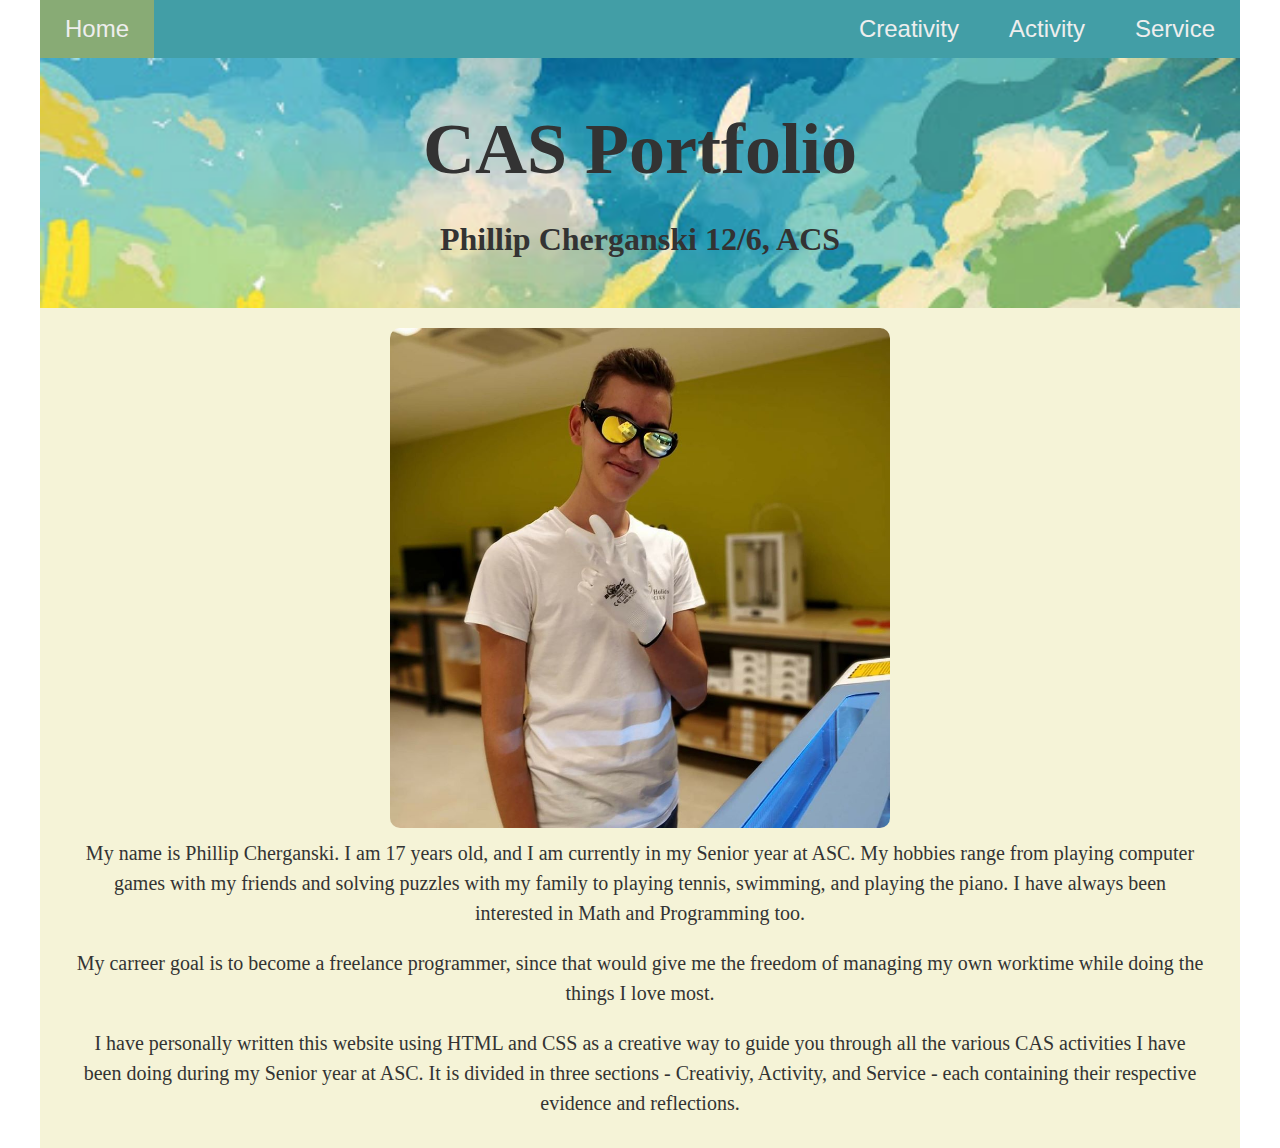
<file: index.html>
<!DOCTYPE html>
<html>
	<head>
		<title>CAS Portfolio Home</title>
		<link rel="stylesheet" type="text/css" href="style.css">
		<link rel="stylesheet" type="text/css" href="home.css">
	</head>
	<body class="content">
		<ul class="menu">
			<a class="left current" href="index.html"><li>Home</li></a>
			<a class="right" href="service.html"><li>Service</li></a>
			<a class="right" href="activity.html"><li>Activity</li></a>
			<a class="right" href="creativity.html"><li>Creativity</li></a>
		</ul>
		<div class="sectionTitle">
			<h1>CAS Portfolio</h1>
			<h2>Phillip Cherganski 12/6, ACS</h2>
		</div>
		<div class="description">
			<img src='Images/imageOfMe.jpg' />
			<p>My name is Phillip Cherganski. I am 17 years old, and I am currently in my Senior year at ASC. My hobbies range
			from playing computer games with my friends and solving puzzles with my family to playing tennis, swimming, and playing the piano.
			I have always been interested in Math and Programming too.</p>
			<p>My carreer goal is to become a freelance programmer, since that would
			give me the freedom of managing my own worktime while doing the things I love most.</p>
			<p>I have personally written this website using HTML and CSS as a creative way to guide you through all the various CAS activities I have been doing during my Senior year at ASC.
			It is divided in three sections - Creativiy, Activity, and Service - each containing their respective evidence and reflections.</p>
		</div>
	</body> 
</html>
</file>
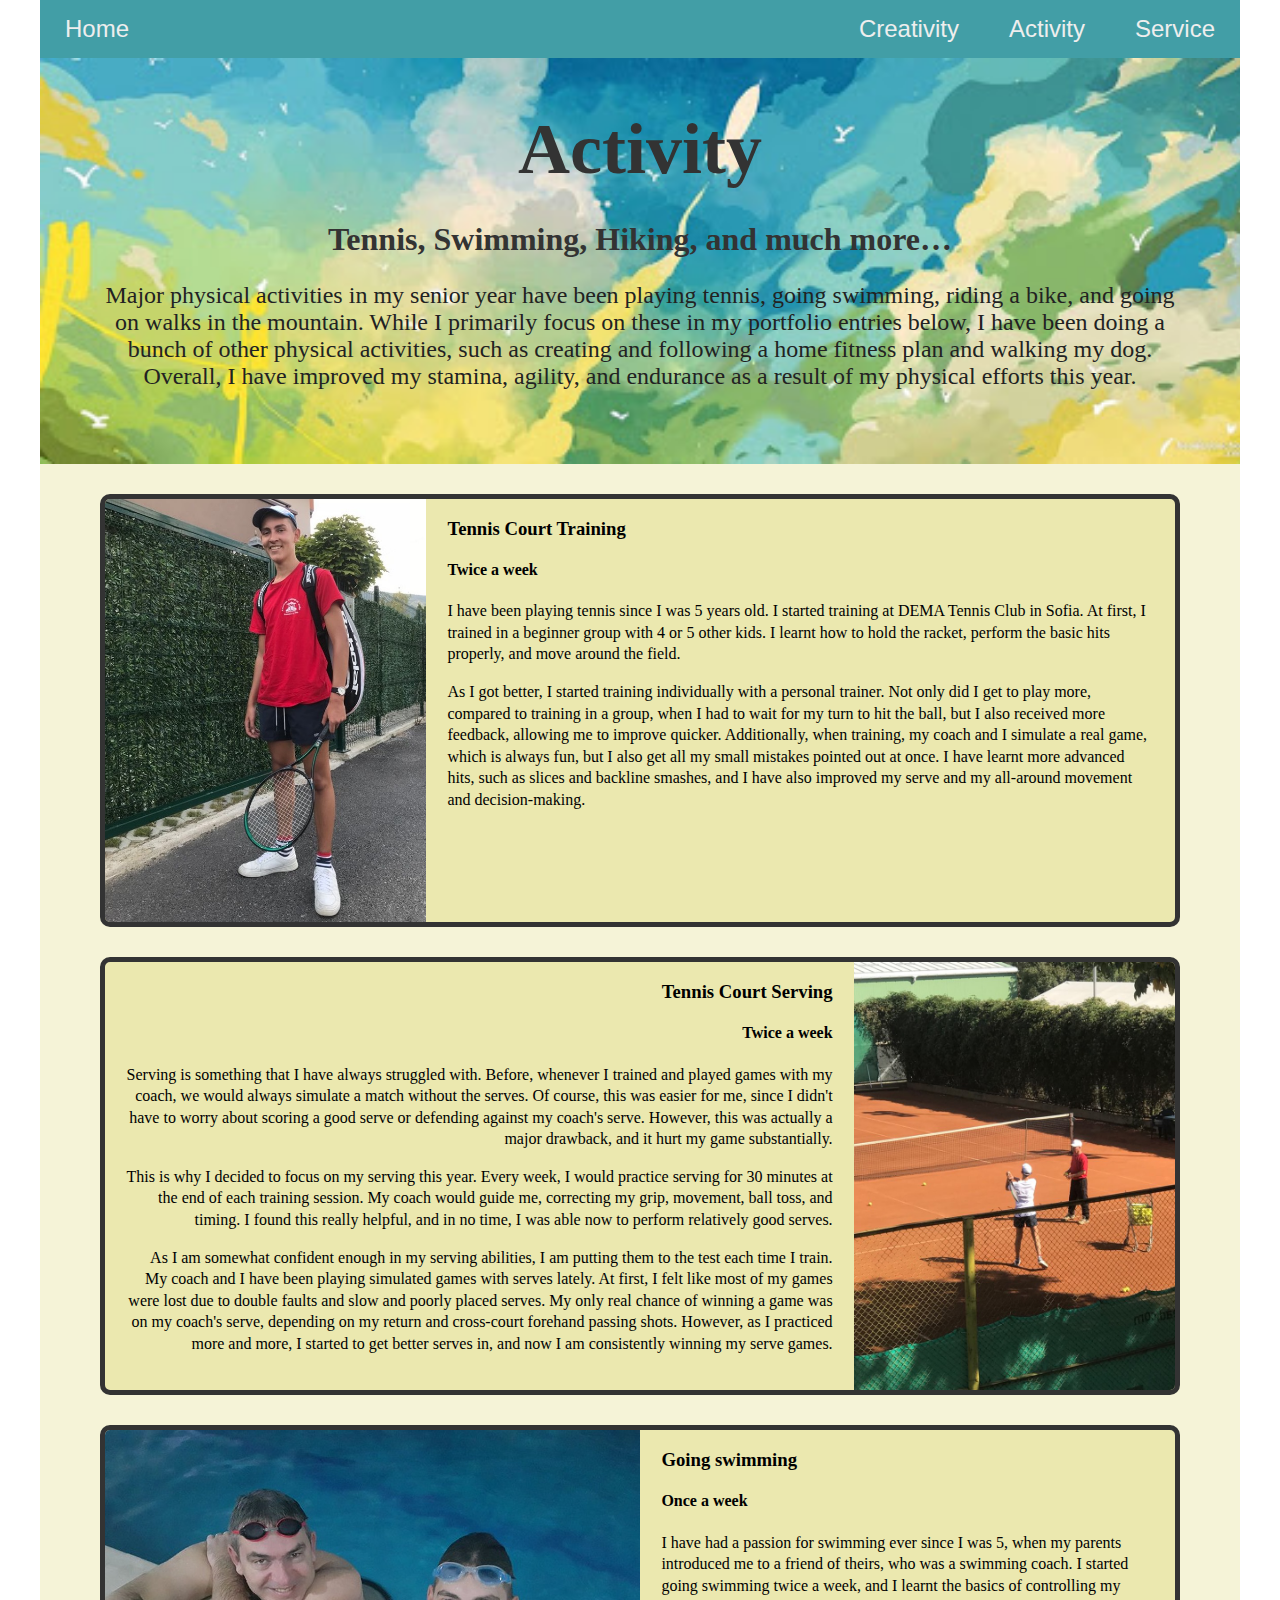
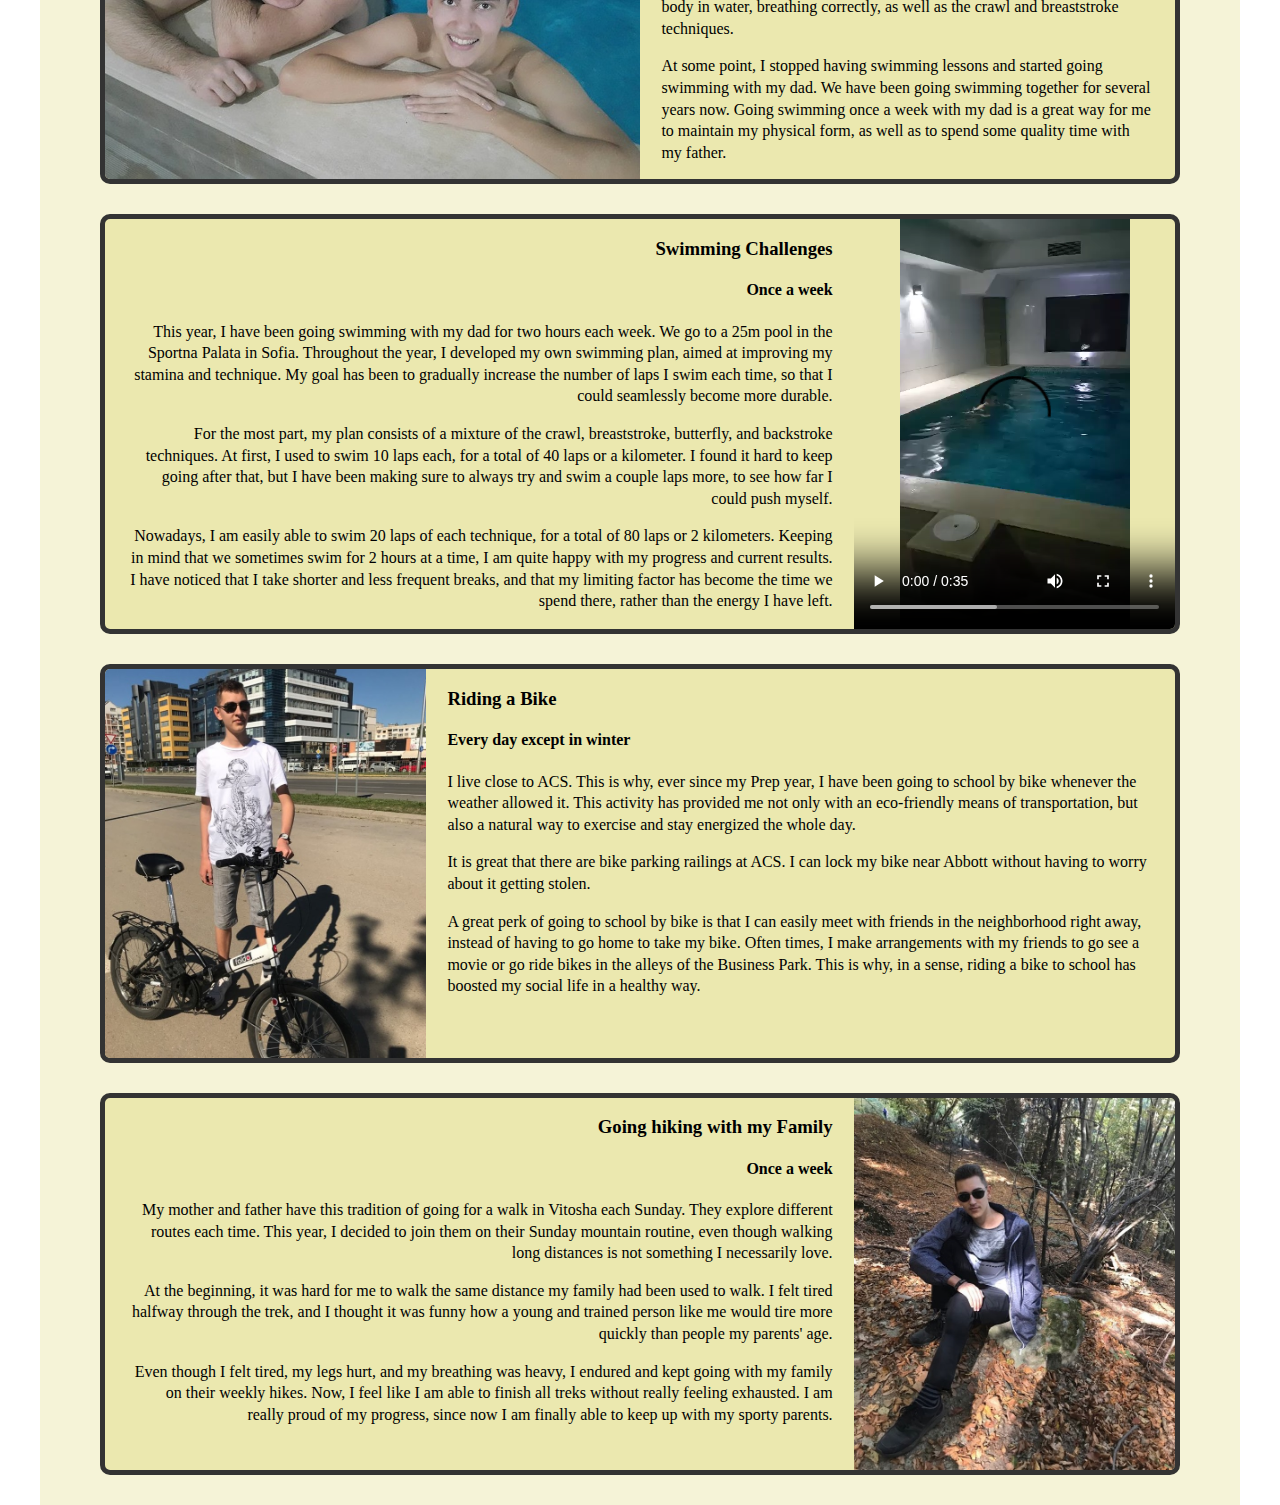
<file: activity.html>
<!DOCTYPE html>
<html>
	<head>
		<title>CAS Portfolio Activity</title>
		<link rel="stylesheet" type="text/css" href="style.css">
		<link rel="stylesheet" type="text/css" href="sections.css">
	</head>
	<body class="content">
		<ul class="menu">
			<a class="left" href="index.html"><li>Home</li></a>
			<a class="right" href="service.html"><li>Service</li></a>
			<a class="right activity" href="activity.html"><li>Activity</li></a>
			<a class="right" href="creativity.html"><li>Creativity</li></a>
		</ul>
		<div class="sectionTitle">
			<h1>Activity</h1>
			<h2>Tennis, Swimming, Hiking, and much more…</h2>
			<p class="sectionReflection">Major physical activities in my senior year have been playing tennis, going swimming, riding a bike, and going on walks in the mountain. 
			While I primarily focus on these in my portfolio entries below, I have been doing a bunch of other physical activities, such as creating and following a home 
			fitness plan and walking my dog. Overall, I have improved my stamina, agility, and endurance as a result of my physical efforts this year.</p>
		</div>
		<div class="entries">
			<div class="event">
				<img class="left" src="Images/Activity/activityTennisIntro.jpg" />
				<h3 class="text-left">Tennis Court Training</h3>
				<h4 class="text-left ">Twice a week</h4>
				<p class="text-left">I have been playing tennis since I was 5 years old. I started training at DEMA Tennis Club in Sofia. At first, I trained in a beginner 
				group with 4 or 5 other kids. I learnt how to hold the racket, perform the basic hits properly, and move around the field.</p>
				<p class="text-left">As I got better, I started training individually with a personal trainer. Not only did I get to play more, compared to training 
				in a group, when I had to wait for my turn to hit the ball, but I also received more feedback, allowing me to improve quicker. Additionally, when 
				training, my coach and I simulate a real game, which is always fun, but I also get all my small mistakes pointed out at once. I have learnt more 
				advanced hits, such as slices and backline smashes, and I have also improved my serve and my all-around movement and decision-making.</p>
			</div>
			<div class="event">
				<img class="right" src="Images/Activity/activityTennisServe.jpg" />
				<h3 class="text-right">Tennis Court Serving</h3>
				<h4 class="text-right ">Twice a week</h4>
				<p class="text-right">Serving is something that I have always struggled with. Before, whenever I trained and played games with my coach, we would 
				always simulate a match without the serves. Of course, this was easier for me, since I didn't have to worry about scoring a good serve or defending 
				against my coach's serve. However, this was actually a major drawback, and it hurt my game substantially.</p>
				<p class="text-right">This is why I decided to focus on my serving this year. Every week, I would practice serving for 30 minutes at the end of each 
				training session. My coach would guide me, correcting my grip, movement, ball toss, and timing. I found this really helpful, and in no time, I was 
				able now to perform relatively good serves.</p>
				<p class="text-right">As I am somewhat confident enough in my serving abilities, I am putting them to the test each time I train. My coach and I 
				have been playing simulated games with serves lately. At first, I felt like most of my games were lost due to double faults and slow and poorly 
				placed serves. My only real chance of winning a game was on my coach's serve, depending on my return and cross-court forehand passing shots. 
				However, as I practiced more and more, I started to get better serves in, and now I am consistently winning my serve games.</p>
			</div>
			<div class="event">
				<img class="left bigPhoto" src="Images/Activity/activitySwimDad.jpg" />
				<h3 class="text-left bigText-left">Going swimming</h3>
				<h4 class="text-left bigText-left">Once a week</h4>
				<p class="text-left bigText-left">I have had a passion for swimming ever since I was 5, when my parents introduced me to a friend of theirs, who was a swimming coach. 
				I started going swimming twice a week, and I learnt the basics of controlling my body in water, breathing correctly, as well as the crawl and breaststroke 
				techniques.</p>
				<p class="text-left bigText-left">At some point, I stopped having swimming lessons and started going swimming with my dad. We have been going swimming together for 
				several years now. Going swimming once a week with my dad is a great way for me to maintain my physical form, as well as to spend some quality time 
				with my father.</p>	
			</div>
			<div class="event">
				<video class="right" width="30%" height="410px" controls>
					<source src="Images/Activity/activitySwim.mp4" type="video/mp4">
				</video>
				<h3 class="text-right">Swimming Challenges</h3>
				<h4 class="text-right">Once a week</h4>
				<p class="text-right">This year, I have been going swimming with my dad for two hours each week. We go to a 25m pool in the Sportna Palata in Sofia. 
				Throughout the year, I developed my own swimming plan, aimed at improving my stamina and technique. My goal has been to gradually 
				increase the number of laps I swim each time, so that I could seamlessly become more durable.</p>
				<p class="text-right">For the most part, my plan consists of a mixture of the crawl, breaststroke, butterfly, and backstroke techniques. At first, 
				I used to swim 10 laps each, for a total of 40 laps or a kilometer. I found it hard to keep going after that, but I have been making sure to always 
				try and swim a couple laps more, to see how far I could push myself.</p>
				<p class="text-right">Nowadays, I am easily able to swim 20 laps of each technique, for a total of 80 laps or 2 kilometers. Keeping in mind that 
				we sometimes swim for 2 hours at a time, I am quite happy with my progress and current results. I have noticed that I take shorter and less 
				frequent breaks, and that my limiting factor has become the time we spend there, rather than the energy I have left. </p>
			</div>
			<div class="event">
				<img class="left" src="Images/Activity/activityBike.jpg" />
				<h3 class="text-left">Riding a Bike</h3>
				<h4 class="text-left ">Every day except in winter</h4>
				<p class="text-left">I live close to ACS. This is why, ever since my Prep year, I have been going to school by bike whenever the weather allowed it. 
				This activity has provided me not only with an eco-friendly means of transportation, but also a natural way to exercise and stay energized the whole day.</p>
				<p class="text-left">It is great that there are bike parking railings at ACS. I can lock my bike near Abbott without having to worry about it getting stolen.</p>
				<p class="text-left">A great perk of going to school by bike is that I can easily meet with friends in the neighborhood right away, instead of having 
				to go home to take my bike. Often times, I make arrangements with my friends to go see a movie or go ride bikes in the alleys of the Business Park. 
				This is why, in a sense, riding a bike to school has boosted my social life in a healthy way.</p>
			</div>
			<div class="event">
				<img class="right" src="Images/Activity/activityHike.jpg" />
				<h3 class="text-right">Going hiking with my Family</h3>
				<h4 class="text-right ">Once a week</h4>
				<p class="text-right">My mother and father have this tradition of going for a walk in Vitosha each Sunday. They explore different routes each time. 
				This year, I decided to join them on their Sunday mountain routine, even though walking long distances is not something I necessarily love.</p>
				<p class="text-right">At the beginning, it was hard for me to walk the same distance my family had been used to walk. I felt tired halfway through 
				the trek, and I thought it was funny how a young and trained person like me would tire more quickly than people my parents' age.</p>
				<p class="text-right">Even though I felt tired, my legs hurt, and my breathing was heavy, I endured and kept going with my family on their weekly 
				hikes. Now, I feel like I am able to finish all treks without really feeling exhausted. I am really proud of my progress, since now I am finally 
				able to keep up with my sporty parents.</p>
			</div>
		</div>
	</body>
</html>
</file>
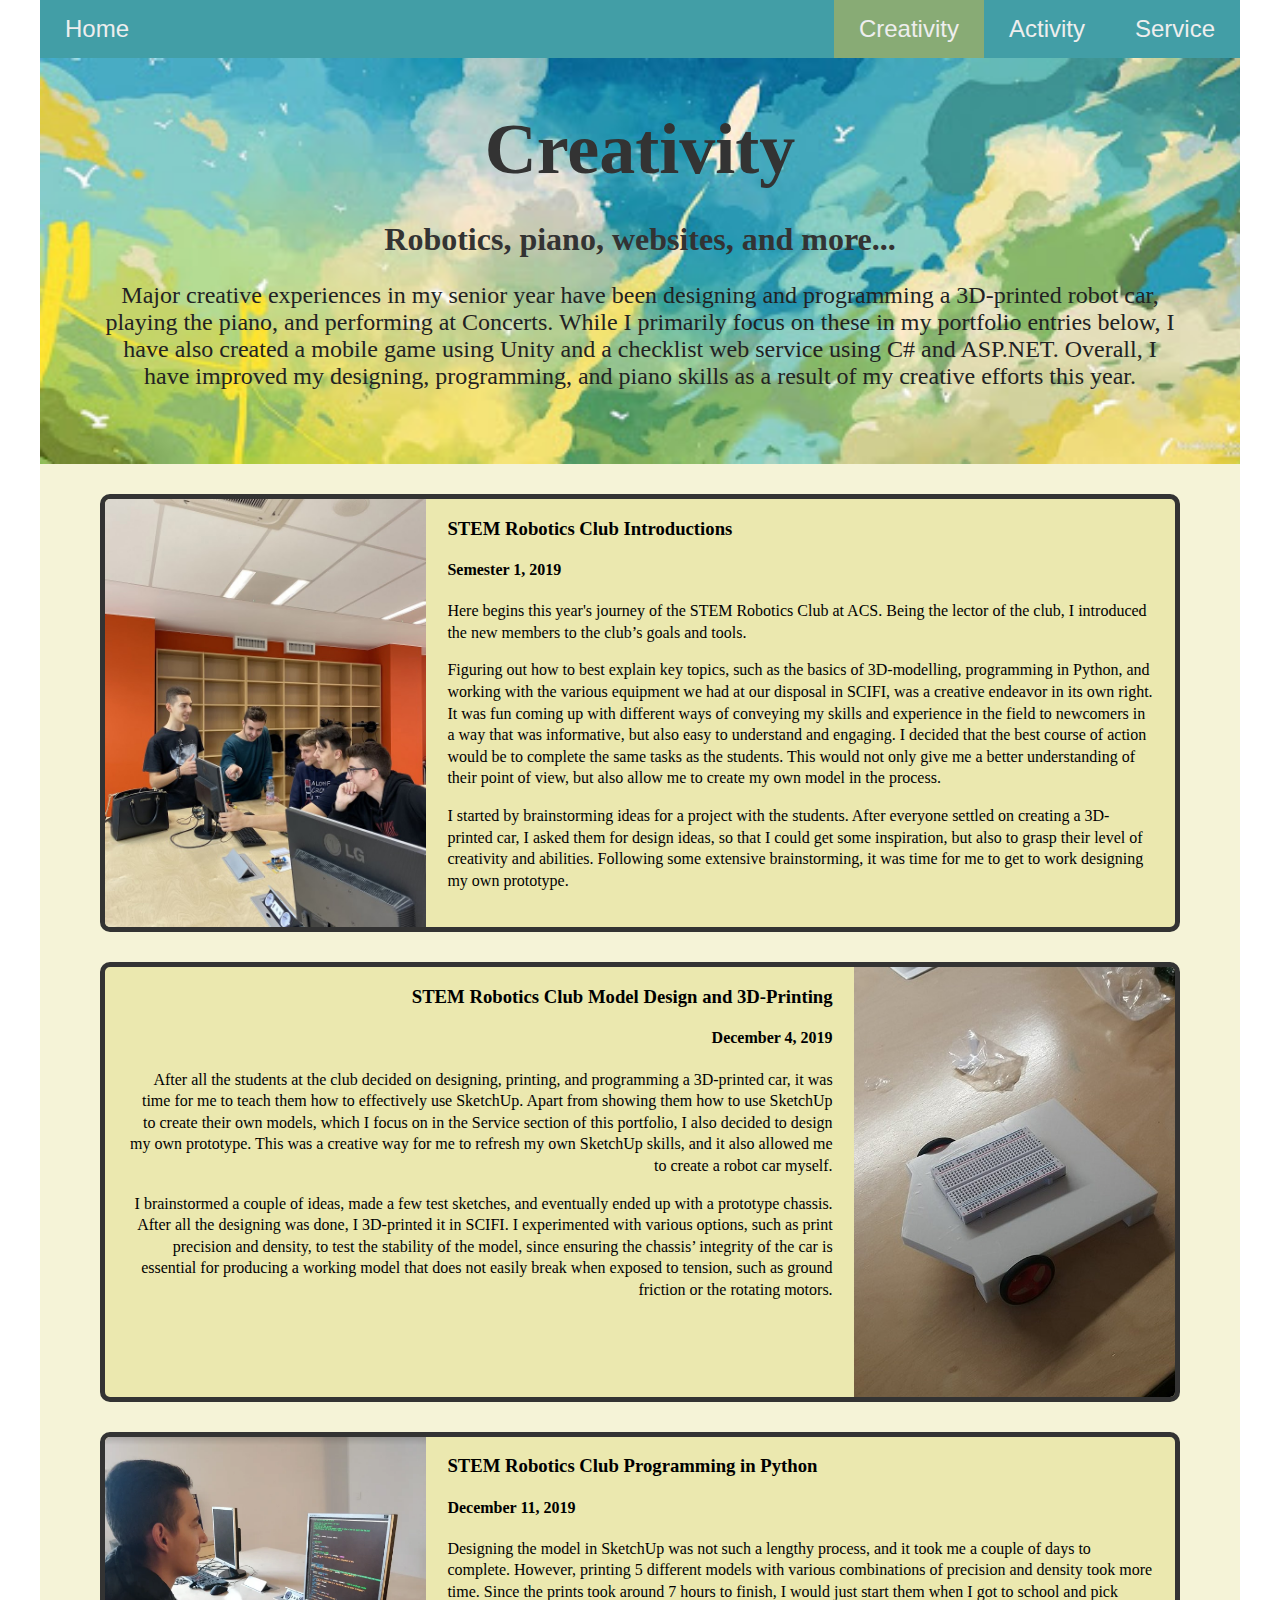
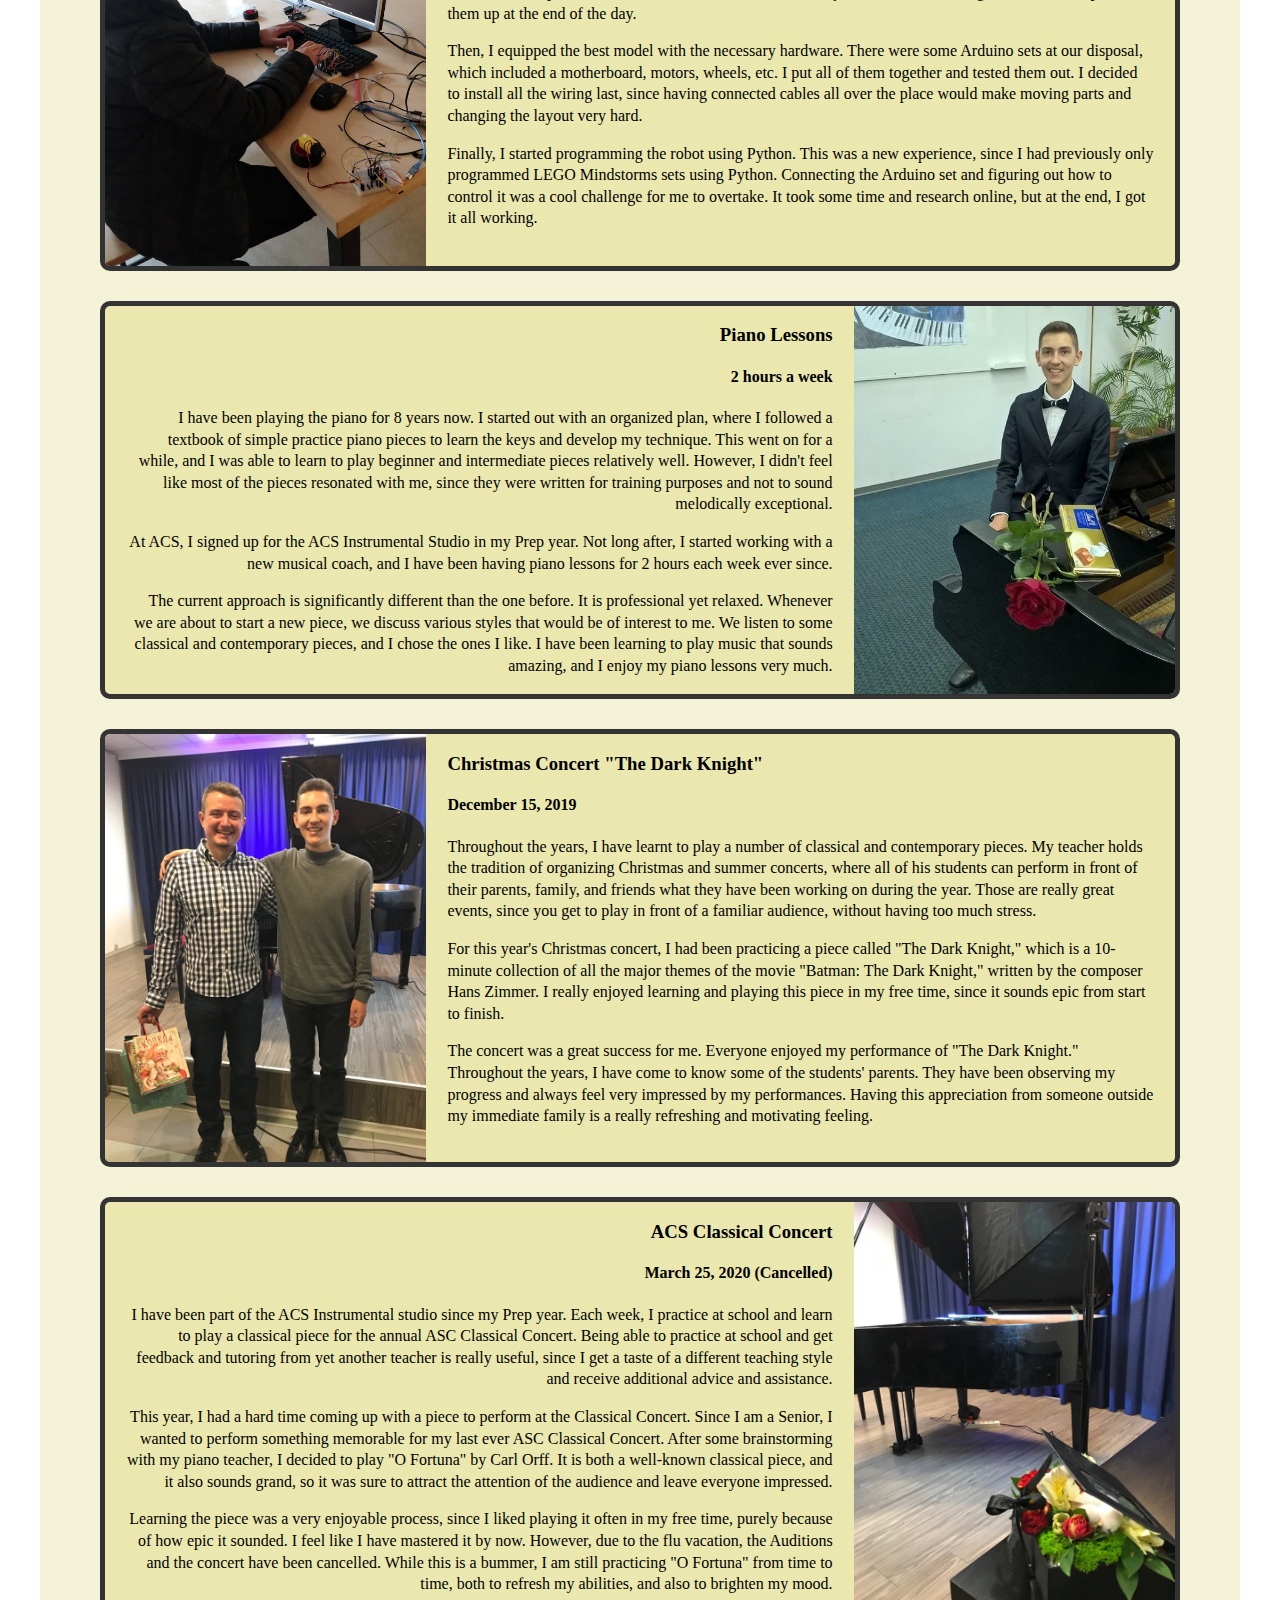
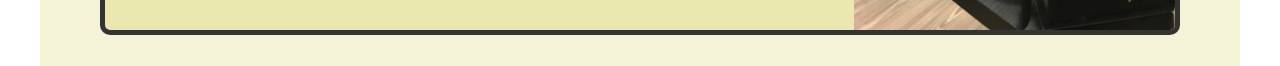
<file: creativity.html>
<!DOCTYPE html>
<html>
	<head>
		<title>CAS Portfolio Creativity</title>
		<link rel="stylesheet" type="text/css" href="style.css">
		<link rel="stylesheet" type="text/css" href="sections.css">
	</head>
	<body class="content">
		<ul class="menu">
			<a class="left" href="index.html"><li>Home</li></a>
			<a class="right" href="service.html"><li>Service</li></a>
			<a class="right" href="activity.html"><li>Activity</li></a>
			<a class="right current" href="creativity.html"><li>Creativity</li></a>
		</ul>
		<div class="sectionTitle">
			<h1>Creativity</h1>
			<h2>Robotics, piano, websites, and more...</h2>
			<p class="sectionReflection">Major creative experiences in my senior year have been designing and programming a 3D-printed robot car, playing the piano, 
			and performing at Concerts. While I primarily focus on these in my portfolio entries below, I have also created a mobile game using Unity and a checklist 
			web service using C# and ASP.NET. Overall, I have improved my designing, programming, and piano skills as a result of my creative 
			efforts this year.</p>
		</div>
		<div class="entries">
			<div class="event">
				<img class="left" src="Images/Creativity/creativityIntroduction.jpg" />
				<h3 class="text-left">STEM Robotics Club Introductions</h3>
				<h4 class="text-left">Semester 1, 2019</h4>
				<p class="text-left">Here begins this year's journey of the STEM Robotics Club at ACS. Being the lector of the club, I introduced 
				the new members to the club’s goals and tools.</p>
				<p class="text-left">Figuring out how to best explain key topics, such as the basics of 3D-modelling, programming in Python, and 
				working with the various equipment we had at our disposal in SCIFI, was a creative endeavor in its own right. It was fun coming 
				up with different ways of conveying my skills and experience in the field to newcomers in a way that was informative, but also easy
				to understand and engaging. I decided that the best course of action would be to complete the same tasks as the students. This would
				not only give me a better understanding of their point of view, but also allow me to create my own model in the process.</p>
				<p class="text-left">I started by brainstorming ideas for a project with the students. After everyone settled on creating a 3D-printed
				car, I asked them for design ideas, so that I could get some inspiration, but also to grasp their level of creativity and abilities. 
				Following some extensive brainstorming, it was time for me to get to work designing my own prototype.</p>
			</div>
			<div class="event">
				<img class="right" src="Images/Creativity/creativityModel.jpg" />
				<h3 class="text-right">STEM Robotics Club Model Design and 3D-Printing</h3>
				<h4 class="text-right">December 4, 2019</h4>
				<p class="text-right">After all the students at the club decided on designing, printing, and programming a 3D-printed car, it was time
				for me to teach them how to effectively use SketchUp. Apart from showing them how to use SketchUp to create their own models, which I 
				focus on in the Service section of this portfolio, I also decided to design my own prototype. This was a creative way for me to refresh
				my own SketchUp skills, and it also allowed me to create a robot car myself.</p>
				<p class="text-right">I brainstormed a couple of ideas, made a few test sketches, and eventually ended up with a prototype chassis. After
				all the designing was done, I 3D-printed it in SCIFI. I experimented with various options, such as print precision and density, to test 
				the stability of the model, since ensuring the chassis’ integrity of the car is essential for producing a working model that does not 
				easily break when exposed to tension, such as ground friction or the rotating motors.</p>
			</div>
			<div class="event">
				<img class="left" src="Images/Creativity/creativityProgramming.jpg" />
				<h3 class="text-left">STEM Robotics Club Programming in Python</h3>
				<h4 class="text-left">December 11, 2019</h4>
				<p class="text-left">Designing the model in SketchUp was not such a lengthy process, and it took me a couple of days to complete. However, 
				printing 5 different models with various combinations of precision and density took more time. Since the prints took around 7 hours to 
				finish, I would just start them when I got to school and pick them up at the end of the day.</p>
				<p class="text-left">Then, I equipped the best model with the necessary hardware. There were some Arduino sets at our disposal, which 
				included a motherboard, motors, wheels, etc. I put all of them together and tested them out. I decided to install all the wiring last, 
				since having connected cables all over the place would make moving parts and changing the layout very hard.</p>
				<p class="text-left">Finally, I started programming the robot using Python. This was a new experience, since I had previously only 
				programmed LEGO Mindstorms sets using Python. Connecting the Arduino set and figuring out how to control it was a cool challenge for 
				me to overtake. It took some time and research online, but at the end, I got it all working.</p>
			</div>
			<div class="event">
				<img class="right" src="Images/Creativity/creativityPianoASC.jpg" />
				<h3 class="text-right">Piano Lessons</h3>
				<h4 class="text-right">2 hours a week</h4>
				<p class="text-right">I have been playing the piano for 8 years now. I started out with an organized plan, where I followed a textbook 
				of simple practice piano pieces to learn the keys and develop my technique. This went on for a while, and I was able to learn to play 
				beginner and intermediate pieces relatively well. However, I didn't feel like most of the pieces resonated with me, since they  
				were written for training purposes and not to sound melodically exceptional.</p>
				<p class="text-right">At ACS, I signed up for the ACS Instrumental Studio in my Prep year. Not long after, I started working with a new 
				musical coach, and I have been having piano lessons for 2 hours each week ever since.</p>
				<p class="text-right">The current approach is significantly different than the one before. It is professional yet relaxed. Whenever we 
				are about to start a new piece, we discuss various styles that would be of interest to me. We listen to some classical and contemporary 
				pieces, and I chose the ones I like. I have been learning to play music that sounds amazing, and I enjoy my piano lessons very much.</p>
			</div>
			<div class="event">
				<img class="left" src="Images/Creativity/creativityPianoChristmas.jpg" />
				<h3 class="text-left">Christmas Concert "The Dark Knight"</h3>
				<h4 class="text-left">December 15, 2019</h4>
				<p class="text-left">Throughout the years, I have learnt to play a number of classical and contemporary pieces. My teacher holds the 
				tradition of organizing Christmas and summer concerts, where all of his students can perform in front of their parents, family, and 
				friends what they have been working on during the year. Those are really great events, since you get to play in front of a familiar 
				audience, without having too much stress.</p>
				<p class="text-left">For this year's Christmas concert, I had been practicing a piece called "The Dark Knight," which is a 10-minute 
				collection of all the major themes of the movie "Batman: The Dark Knight," written by the composer Hans Zimmer. I really enjoyed learning and 
				playing this piece in my free time, since it sounds epic from start to finish.</p>
				<p class="text-left">The concert was a great success for me. Everyone enjoyed my performance of "The Dark Knight." Throughout the years, 
				I have come to know some of the students' parents. They have been observing my progress and always feel very impressed by my performances. 
				Having this appreciation from someone outside my immediate family is a really refreshing and motivating feeling.</p>
			</div>
			<div class="event">
				<img class="right" src="Images/Creativity/creativityPianoIntro.jpg" />
				<h3 class="text-right">ACS Classical Concert</h3>
				<h4 class="text-right">March 25, 2020 (Cancelled)</h4>
				<p class="text-right">I have been part of the ACS Instrumental studio since my Prep year. Each week, I practice at school and learn to play 
				a classical piece for the annual ASC Classical Concert. Being able to practice at school and get feedback and tutoring from yet another teacher 
				is really useful, since I get a taste of a different teaching style and receive additional advice and assistance.</p>
				<p class="text-right">This year, I had a hard time coming up with a piece to perform at the Classical Concert. Since I am a Senior, I wanted 
				to perform something memorable for my last ever ASC Classical Concert. After some brainstorming with my piano teacher, I decided to play 
				"O Fortuna" by Carl Orff. It is both a well-known classical piece, and it also sounds grand, so it was sure to attract the attention of 
				the audience and leave everyone impressed.</p>
				<p class="text-right">Learning the piece was a very enjoyable process, since I liked playing it often in my free time, purely because of how 
				epic it sounded. I feel like I have mastered it by now. However, due to the flu vacation, the Auditions and the concert have been cancelled.
				While this is a bummer, I am still practicing "O Fortuna" from time to time, both to refresh my abilities, and also to brighten my mood.</p>
			</div>
		</div>
	</body>
</html>
</file>
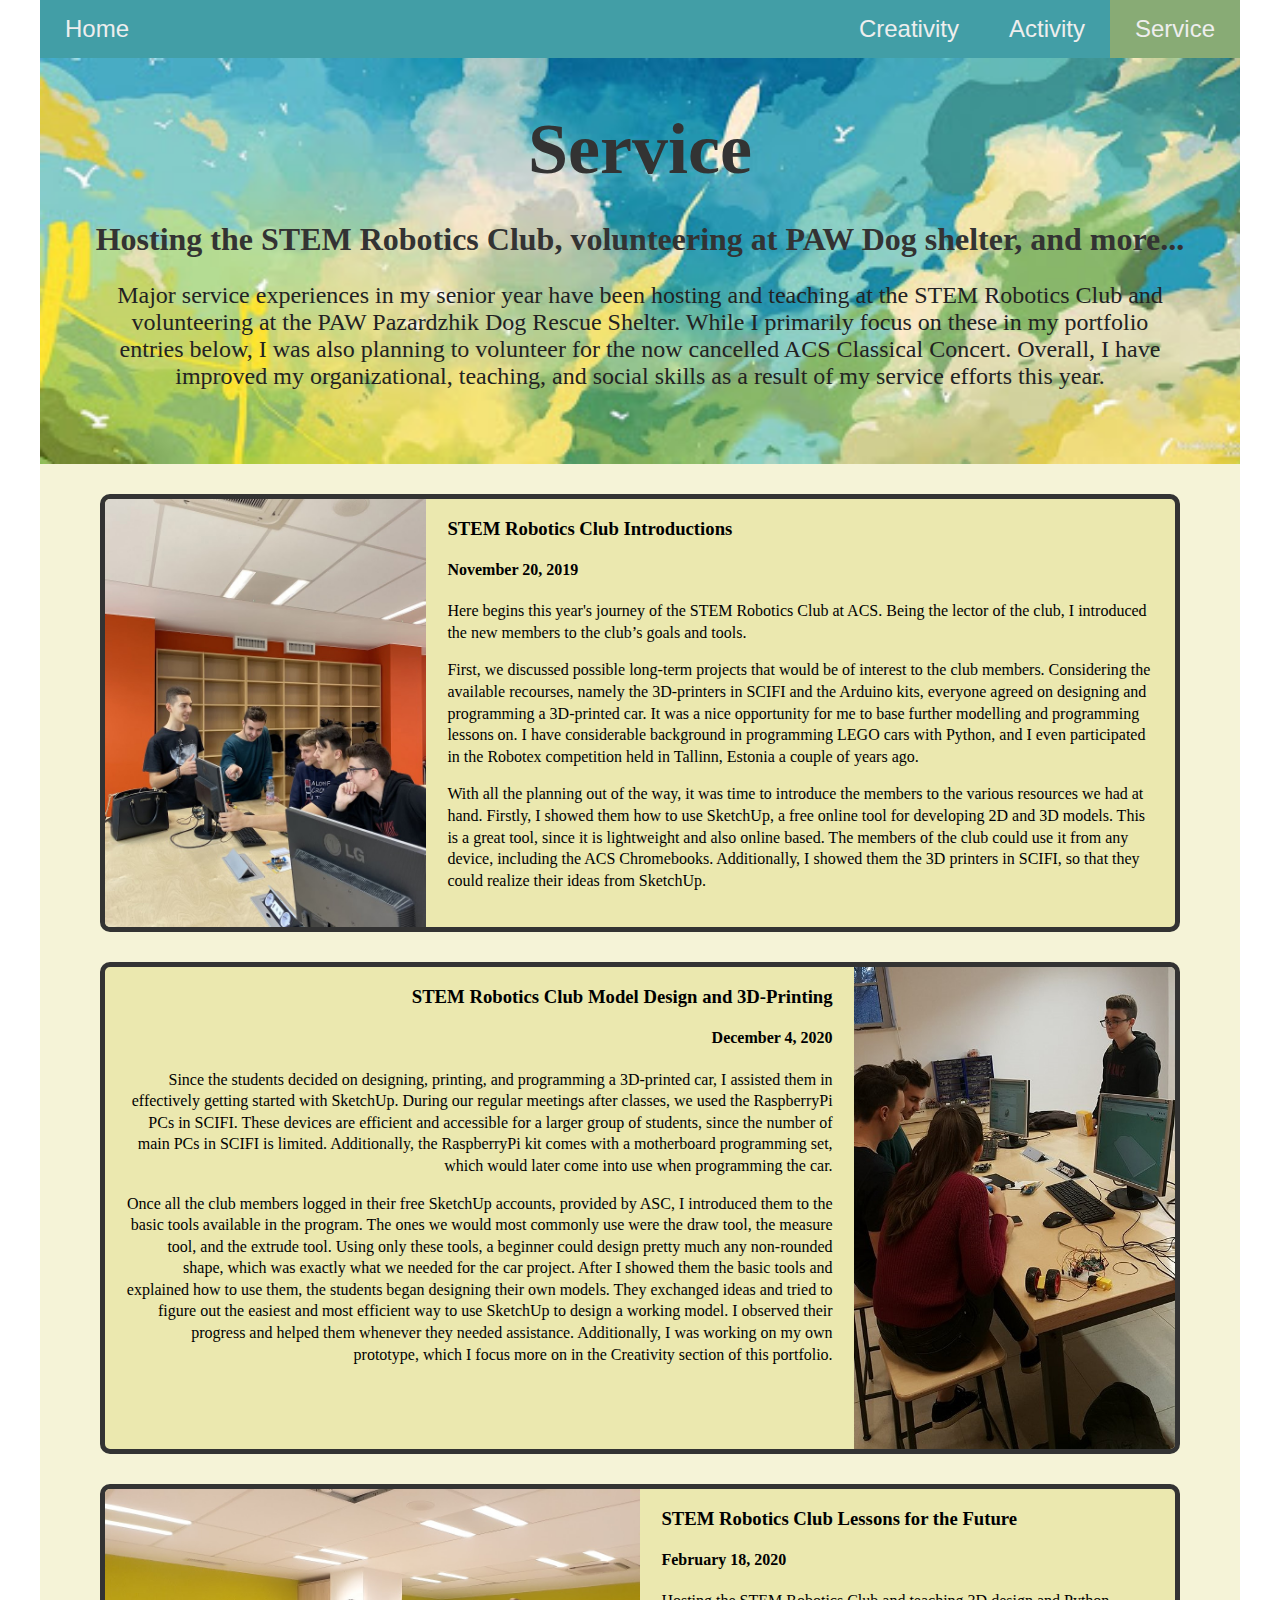
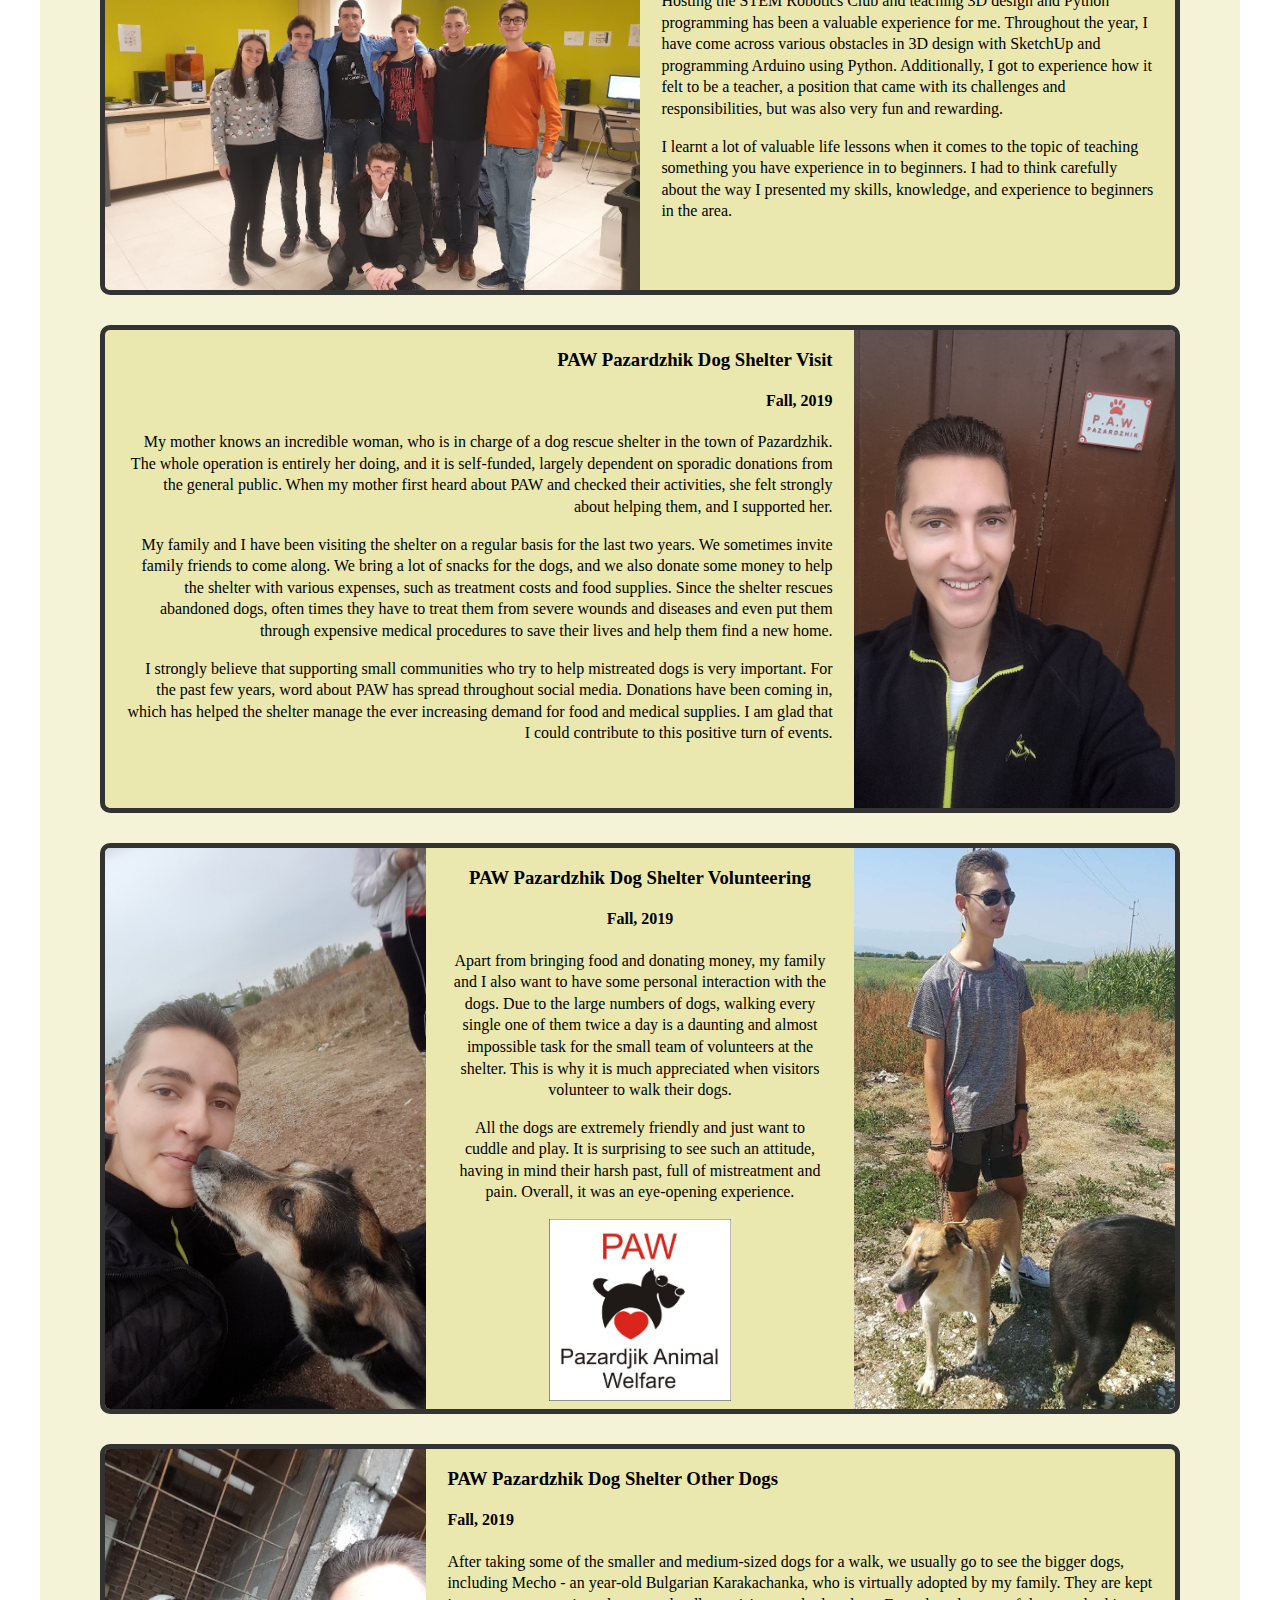
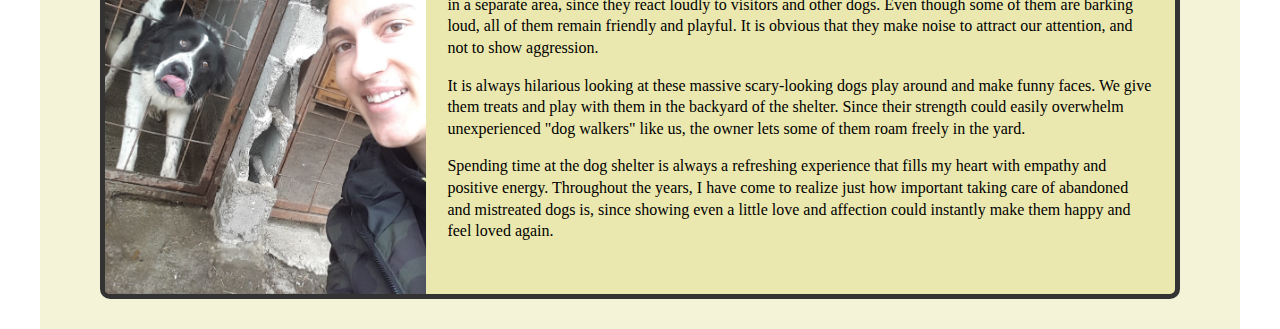
<file: service.html>
<!DOCTYPE html>
<html>
	<head>
		<title>CAS Portfolio Service</title>
		<link rel="stylesheet" type="text/css" href="style.css">
		<link rel="stylesheet" type="text/css" href="sections.css">
	</head>
	<body class="content">
		<ul class="menu">
			<a class="left" href="index.html"><li>Home</li></a>
			<a class="right current" href="service.html"><li>Service</li></a>
			<a class="right" href="activity.html"><li>Activity</li></a>
			<a class="right" href="creativity.html"><li>Creativity</li></a>
		</ul>
		<div class="sectionTitle">
			<h1>Service</h1>
			<h2>Hosting the STEM Robotics Club, volunteering at PAW Dog shelter, and more...</h2>
			<p class="sectionReflection">Major service experiences in my senior year have been hosting and teaching at the STEM Robotics Club and volunteering at the PAW Pazardzhik Dog 
			Rescue Shelter. While I primarily focus on these in my portfolio entries below, I was also planning to volunteer for the now cancelled ACS Classical Concert. Overall, 
			I have improved my organizational, teaching, and social skills as a result of my service efforts this year.</p>
		</div>
		<div class="entries">
			<div class="event">
				<img class="left" src="Images/Service/serviceIntroduction.jpg" />
				<h3 class="text-left">STEM Robotics Club Introductions</h3>
				<h4 class="text-left">November 20, 2019</h4>
				<p class="text-left">Here begins this year's journey of the STEM Robotics Club at ACS. Being the lector of the club, I introduced
				the new members to the club’s goals and tools.</p>
				<p class="text-left">First, we discussed possible long-term projects that would be of interest to the club members. Considering 
				the available recourses, namely the 3D-printers in SCIFI and the Arduino kits, everyone agreed on designing and programming a 
				3D-printed car. It was a nice opportunity for me to base further modelling and programming lessons on. I have considerable background 
				in programming LEGO cars with Python, and I even participated in the Robotex competition held in Tallinn, Estonia a couple of years ago.</p>
				<p class="text-left">With all the planning out of the way, it was time to introduce the members to the various resources we had at 
				hand. Firstly, I showed them how to use SketchUp, a free online tool for developing 2D and 3D models. This is a great tool, since 
				it is lightweight and also online based. The members of the club could use it from any device, including the ACS Chromebooks. 
				Additionally, I showed them the 3D printers in SCIFI, so that they could realize their ideas from SketchUp.</p>
			</div>
			<div class="event">
				<img class="right" src="Images/Service/servicePrototyping.jpg" />
				<h3 class="text-right">STEM Robotics Club Model Design and 3D-Printing</h3>
				<h4 class="text-right">December 4, 2020</h4>
				<p class="text-right">Since the students decided on designing, printing, and programming a 3D-printed car, I assisted them in 
				effectively getting started with SketchUp. During our regular meetings after classes, we used the RaspberryPi PCs in SCIFI. These 
				devices are efficient and accessible for a larger group of students, since the number of main PCs in SCIFI is limited. Additionally, 
				the RaspberryPi kit comes with a motherboard programming set, which would later come into use when programming the car.</p>
				<p class="text-right">Once all the club members logged in their free SketchUp accounts, provided by ASC, I introduced them to the 
				basic tools available in the program. The ones we would most commonly use were the draw tool, the measure tool, and the extrude tool. 
				Using only these tools, a beginner could design pretty much any non-rounded shape, which was exactly what we needed for the car project. 
				After I showed them the basic tools and explained how to use them, the students began designing their own models. They exchanged ideas 
				and tried to figure out the easiest and most efficient way to use SketchUp to design a working model. I observed their progress 
				and helped them whenever they needed assistance. Additionally, I was working on my own prototype, which I focus more on in the Creativity 
				section of this portfolio.</p>
			</div>
			<div class="event">
				<img class="left bigPhoto" src="Images/Service/serviceClubPhoto.jpg" />
				<h3 class="text-left bigText-left">STEM Robotics Club Lessons for the Future</h3>
				<h4 class="text-left bigText-left">February 18, 2020</h4>
				<p class="text-left bigText-left">Hosting the STEM Robotics Club and teaching 3D design and Python programming has been a valuable experience 
				for me. Throughout the year, I have come across various obstacles in 3D design with SketchUp and programming Arduino using Python. Additionally, 
				I got to experience how it felt to be a teacher, a position that came with its challenges and responsibilities, but was also very 
				fun and rewarding. </p>
				<p class="text-left bigText-left">I learnt a lot of valuable life lessons when it comes to the topic of teaching something you have experience 
				in to beginners. I had to think carefully about the way I presented my skills, knowledge, and experience to beginners in the area.</p>
			</div>
			<div class="event">
				<img class="right" src="Images/Service/servicePawShelter.jpg" />
				<h3 class="text-right">PAW Pazardzhik Dog Shelter Visit</h3>
				<h4 class="text-right">Fall, 2019</h4>
				<p class="text-right">My mother knows an incredible woman, who is in charge of a dog rescue shelter in the town of Pazardzhik. The whole 
				operation is entirely her doing, and it is self-funded, largely dependent on sporadic donations from the general public. When my mother 
				first heard about PAW and checked their activities, she felt strongly about helping them, and I supported her. </p>
				<p class="text-right">My family and I have been visiting the shelter on a regular basis for the last two years. We sometimes invite family 
				friends to come along. We bring a lot of snacks for the dogs, and we also donate some money to help the shelter with various expenses, 
				such as treatment costs and food supplies. Since the shelter rescues abandoned dogs, often times they have to treat them from severe wounds 
				and diseases and even put them through expensive medical procedures to save their lives and help them find a new home.</p>
				<p class="text-right">I strongly believe that supporting small communities who try to help mistreated dogs is very important. For the past 
				few years, word about PAW has spread throughout social media. Donations have been coming in, which has helped the shelter manage the ever 
				increasing demand for food and medical supplies. I am glad that I could contribute to this positive turn of events.</p>
			</div>
			<div class="event">
				<img class="left" src="Images/Service/serviceFriendlyDog.jpg" />
				<img class="right" src="Images/Service/serviceWalkBlackDog.jpg" />
				<h3 class="text-center">PAW Pazardzhik Dog Shelter Volunteering</h3>
				<h4 class="text-center">Fall, 2019</h4>
				<p class="text-center">Apart from bringing food and donating money, my family and I also want to have some personal interaction with the dogs. 
				Due to the large numbers of dogs, walking every single one of them twice a day is a daunting and almost impossible task for the small team 
				of volunteers at the shelter. This is why it is much appreciated when visitors volunteer to walk their dogs.</p>
				<p class="text-center">All the dogs are extremely friendly and just want to cuddle and play. It is surprising to see such an attitude, 
				having in mind their harsh past, full of mistreatment and pain. Overall, it was an eye-opening experience.</p>
				<img class="logo" src="Images/Service/servicePawLogo.jpg" />
			</div>
			<div class="event">
				<img class="left" src="Images/Service/serviceDogCage.jpg" />
				<h3 class="text-left">PAW Pazardzhik Dog Shelter Other Dogs</h3>
				<h4 class="text-left">Fall, 2019</h4>
				<p class="text-left">After taking some of the smaller and medium-sized dogs for a walk, we usually go to see the bigger dogs, including Mecho 
				- an year-old Bulgarian Karakachanka, who is virtually adopted by my family. They are kept in a separate area, since they react loudly to 
				visitors and other dogs. Even though some of them are barking loud, all of them remain friendly and playful. It is obvious that they make 
				noise to attract our attention, and not to show aggression.</p>
				<p class="text-left">It is always hilarious looking at these massive scary-looking dogs play around and make funny faces. We give them treats 
				and play with them in the backyard of the shelter. Since their strength could easily overwhelm unexperienced "dog walkers" like us, the owner 
				lets some of them roam freely in the yard.</p>
				<p class="text-left">Spending time at the dog shelter is always a refreshing experience that fills my heart with empathy and positive 
				energy. Throughout the years, I have come to realize just how important taking care of abandoned and mistreated dogs is, since showing even a little 
				love and affection could instantly make them happy and feel loved again.</p>
			</div>
		</div>
	</body>
</html>
</file>
<file: style.css>
.content {
	width: 1200px;
	margin: auto;
}

.menu {
	overflow: hidden;
	background-color: #429EA6;
	padding: 0;
	margin: 0;
}

.menu a:hover, .current {
	background-color: #88AB75;
}

.menu li {
	display: inline-block;
	padding: 15px 25px;
	font-size: 24px;
	font-family: sans-serif;
	color: #eee;
}

.left {
	float: left;
}

.right {
	float: right;
}

.text-left {
	text-align: left;
	padding-left: 32%;
	padding-right: 2%;
}

.text-right {
	text-align: right;
	padding-right: 32%;
	padding-left: 2%;
}

.text-center {
	text-align: center;
	width: 35%;
	margin-left: auto;
	margin-right: auto;
	padding: 0;
}

.sectionTitle {
	background-image: url('Images/titleImage.jpg');
	background-size: cover;
	background-repeat: no-repeat;
	margin: 0;
	padding-bottom: 50px;
	padding-top: 50px;
}

.sectionTitle h1, h2{
	text-align: center;
	margin: 0;
	color: #333;
}

.sectionTitle h1 {
	font-size: 72px;
}

.sectionTitle h2 {
	font-size: 32px;
	margin-top: 30px;
}
</file>
<file: home.css>
.description img {
	width: 500px;
	height: 500px;
	display: block;
	margin: auto;
	border-radius: 10px;
}

.description {
	margin: 0;
	overflow: hidden;
	padding: 20px 25px;
	background-color: #F5F3D7;
}

.description p {
	text-align: center;
	font-size: 20px;
	line-height: 1.5em;
	margin: 0;
	padding: 10px;
	color: #333;
}
</file>
<file: sections.css>
.entries {
	width: 100%;
	background-color: #F5F3D7;
	padding: 30px 0 0.1px 0;
}

.sectionReflection {
	padding: 0 60px;
	text-align: center;
	font-size: 24px;
	color: #222;
}

.event {
	overflow: hidden;
	width: 90%;
	margin: 0 auto 30px auto;
	box-sizing: border-box;
	border: solid #333 5px;
	border-radius: 10px;
	background-color: #EBE8AF;
}

.event h2 {
	margin-top: 20px;
}

.event p {
	line-height: 1.35em;
}

.event img {
	width: 30%;
}

.bigPhoto {
	width: 50% !important;
}

.bigText-left {
	padding-left: 52% !important;
}

.bigText-right {
	padding-right: 52% !important;
}

.logo {
	width: 17% !important;
	margin: auto;
	display: block;
}
</file>
